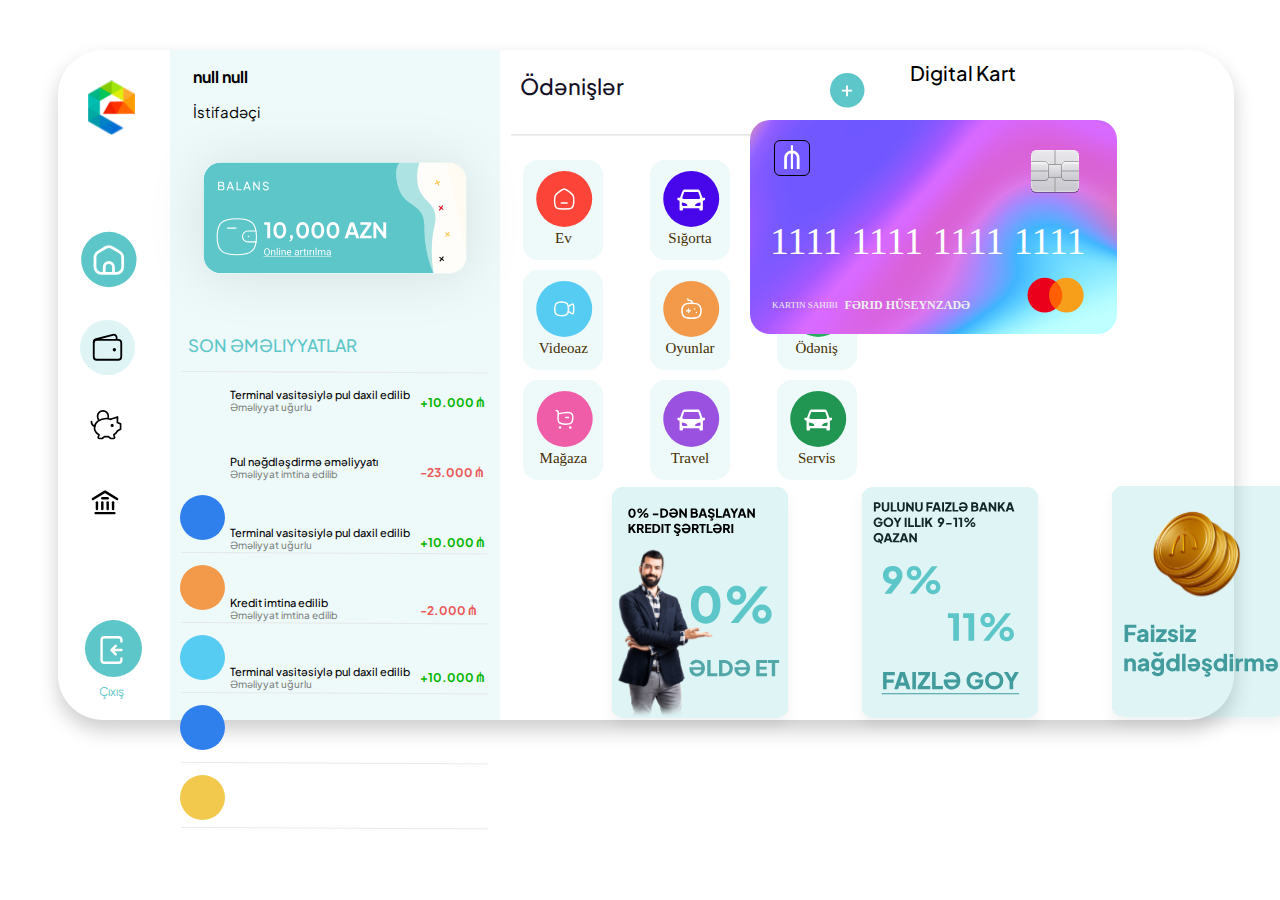
<file: index3.html>
<!DOCTYPE html>
<html lang="en">

<head>
    <meta charset="UTF-8">
    <meta name="viewport" content="width=device-width, initial-scale=1.0">
    <title>Document</title>
    <link href="index3.css" rel="stylesheet">
    <link rel="preconnect" href="https://fonts.googleapis.com">
    <link rel="preconnect" href="https://fonts.gstatic.com" crossorigin>
    <link href="https://fonts.googleapis.com/css2?family=Plus+Jakarta+Sans&display=swap" rel="stylesheet">
    <link rel="preconnect" href="https://fonts.googleapis.com">
    <link rel="preconnect" href="https://fonts.googleapis.com">
    <link rel="preconnect" href="https://fonts.gstatic.com" crossorigin>
    <link href="https://fonts.googleapis.com/css2?family=Plus+Jakarta+Sans:wght@300&display=swap" rel="stylesheet">

    <link rel="preconnect" href="https://fonts.gstatic.com" crossorigin>
    <link href="https://fonts.googleapis.com/css2?family=Plus+Jakarta+Sans:wght@700&display=swap" rel="stylesheet">
    <link rel="preconnect" href="https://fonts.googleapis.com">
    <link rel="preconnect" href="https://fonts.gstatic.com" crossorigin>
    <link href="https://fonts.googleapis.com/css2?family=Plus+Jakarta+Sans:wght@500&display=swap" rel="stylesheet">
    <script src="index3.js" defer></script>
</head>

<body>
    <div class="main">
        <div>
            <img class="ealogo" src="images/ealogo.svg">
            <img class="homebutton" src="images/homebutton.svg">
            <img class="pulcekmelogo" src="images/pulcekmelogo.svg">
            <img class="faiz" src="images/faiz.svg">
            <img class="kredit" src="images/kredit.svg">
            <img class="daire" src="images/daire.svg">
            <img class="cixis" src="images/cixisicon.svg">
            <p class="cixis-title">Çıxış</p>
        </div>
        <div class="main-right">
            <div class="istifadeci">
                <p class="name">Farid Huseynzada</p>
                <p class="property">İstifadəçi</p>
                <img class="balance" src="images/balanceholder.svg">
                <p class="sonemeliyyatlar-title">SON ƏMƏliyyatlar</p>
                
                <img class="line line1" src="images/line.svg">
                <div class="sonemeliyyat1">
                    <div class="emeliyyat1title">
                        <div class="bir">Terminal vasitəsiylə pul daxil edilib</div>
                        <div class="iki">Əməliyyat uğurlu</div>
                    </div>
                    <div class="sonemeliyyat1amount">+10.000 ₼</div>
                </div>
                <img class="line line2" src="images/line.svg">
                <div class="sonemeliyyat2">
                    <div class="emeliyyat2title">
                        <div class="bir">Pul nəğdləşdirmə əməliyyatı </div>
                        <div class="iki">Əməliyyat imtina edilib</div>
                    </div>
                    <div class="sonemeliyyat2amount">-23.000 ₼</div>
                </div>
                <img class="line line3" src="images/line.svg">
                <div class="sonemeliyyat3">
                    <div class="emeliyyat3title">
                        <div class="bir">Terminal vasitəsiylə pul daxil edilib</div>
                        <div class="iki">Əməliyyat uğurlu</div>
                    </div>
                    <div class="sonemeliyyat3amount">+10.000 ₼</div>
                </div>
                <img class="line line4" src="images/line.svg">
                <div class="sonemeliyyat4">
                    <div class="emeliyyat4title">
                        <div class="bir">Kredit imtina edilib</div>
                        <div class="iki">Əməliyyat imtina edilib</div>
                    </div>
                    <div class="sonemeliyyat4amount">-2.000 ₼</div>
                </div>
                <img class="line line5" src="images/line.svg">
                <div class="sonemeliyyat5">
                    <div class="emeliyyat5title">
                        <div class="bir">Terminal vasitəsiylə pul daxil edilib</div>
                        <div class="iki">Əməliyyat uğurlu</div>
                    </div>
                    <div class="sonemeliyyat5amount">+10.000 ₼</div>
                </div>
                <img class="line line6" src="images/line.svg">
                <img class="round round1" src="images/round1.svg">
                <img class="round round2" src="images/round2.svg">
                <img class="round round3" src="images/round3.svg">
                <img class="round round4" src="images/round4.svg">
                <img class="round round5" src="images/round5.svg">
            </div>

            <div class="odenisler">
                <p class="odenisler-title">Ödənişlər</p>
                <img class="odenisler-line" src="images/odenislerline.svg">
                <img src="images/odenislerlogo.svg" class="odenisler-logo">
                <div class="row-1">
                    <div class="row-1-1"><img class="logo-1-1 logo" src="images/logo-1-1.svg">
                        <div class="logo-yazisi 1-1">Ev</div>
                    </div>
                    <div class="row-1-2"><img class="logo-1-2 logo" src="images/logo-1-2.svg">
                        <div class="logo-yazisi 1-2">Sığorta</div>
                    </div>
                    <div class="row-1-3"><img class="logo-1-3 logo" src="images/logo-1-3.svg">
                        <div class="logo-yazisi 1-3">Sığorta</div>
                    </div>
                </div>
                <div class="row-2">
                    <div class="row-2-1"><img class="logo-2-1 logo" src="images/logo-2-1.svg">
                        <div class="logo-yazisi 2-1">Videoaz</div>
                    </div>
                    <div class="row-2-2"><img class="logo-2-2 logo" src="images/logo-2-2.svg">
                        <div class="logo-yazisi 2-2">Oyunlar</div>
                    </div>
                    <div class="row-2-3"><img class="logo-2-3 logo" src="images/logo-2-3.svg">
                        <div class="logo-yazisi 2-3">Ödəniş</div>
                    </div>
                </div>
                <div class="row-3">
                    <div class="row-3-1"><img class="logo-3-1 logo" src="images/logo-3-1.svg">
                        <div class="logo-yazisi 3-1">Mağaza</div>
                    </div>
                    <div class="row-3-2"><img class="logo-3-2 logo" src="images/logo-3-2.svg">
                        <div class="logo-yazisi 3-2">Travel</div>
                    </div>
                    <div class="row-3-3"><img class="logo-2-3 logo" src="images/logo-3-3.svg">
                        <div class="logo-yazisi 3-3">Servis</div>
                    </div>
                </div>
            </div>
            <img class="main-page-logo1" src="images/mainpagelogo-1.svg">
            <img class="main-page-logo2" src="images/mainpagelogo-2.svg">
            <img class="main-page-logo3" src="images/mainpagelogo-3.svg">

            <div class="card-name">Digital Kart</div>
            <img class="card" src="images/card.svg">
            <img class="finance-logo" src="images/finance-logo.svg">
            <img class="valyuta-border" src="images/valyuta-border.svg">
            <img class="valyuta" src="images/valyuta.svg">
            <img class="card-chip" src="images/card-chip.svg">
            <div class="card-holder-text">Kartın sahibi</div>
            <div class="card-holder-name">Fərid Hüseynzadə</div>
            <div class="card-number">1111 1111 1111 1111</div>
        </div>
    </div>




    


</body>

</html>
</file>
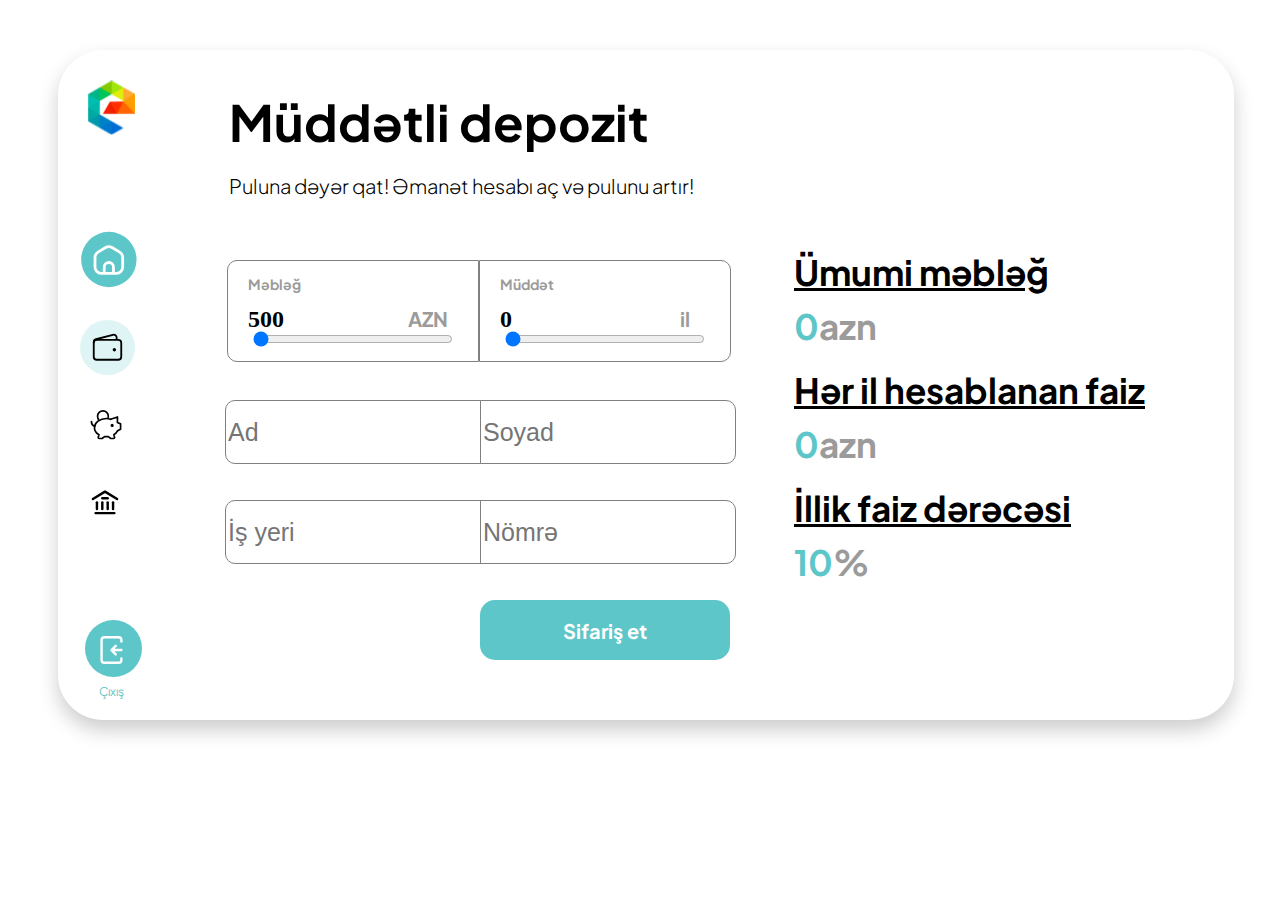
<file: index3faiz.html>
<!DOCTYPE html>
<html lang="en">

<head>
    <meta charset="UTF-8">
    <meta name="viewport" content="width=device-width, initial-scale=1.0">
    <title>Document</title>
    <link href="index3faiz.css" rel="stylesheet">
    <link rel="preconnect" href="https://fonts.googleapis.com">
    <link rel="preconnect" href="https://fonts.gstatic.com" crossorigin>
    <link href="https://fonts.googleapis.com/css2?family=Plus+Jakarta+Sans&display=swap" rel="stylesheet">
    <link rel="preconnect" href="https://fonts.googleapis.com">
    <link rel="preconnect" href="https://fonts.googleapis.com">
    <link rel="preconnect" href="https://fonts.gstatic.com" crossorigin>
    <link href="https://fonts.googleapis.com/css2?family=Plus+Jakarta+Sans:wght@300&display=swap" rel="stylesheet">

    <link rel="preconnect" href="https://fonts.gstatic.com" crossorigin>
    <link href="https://fonts.googleapis.com/css2?family=Plus+Jakarta+Sans:wght@700&display=swap" rel="stylesheet">
    <link rel="preconnect" href="https://fonts.googleapis.com">
    <link rel="preconnect" href="https://fonts.gstatic.com" crossorigin>
    <link href="https://fonts.googleapis.com/css2?family=Plus+Jakarta+Sans:wght@500&display=swap" rel="stylesheet">

    <script src="index3faiz.js" defer></script>
</head>

<body>
    <div class="main">
        <div>
            <img class="ealogo" src="images/ealogo.svg">
            <img class="homebutton" src="images/homebutton.svg">
            <img class="pulcekmelogo" src="images/pulcekmelogo.svg">
            <img class="faiz" src="images/faiz.svg">
            <img class="kredit" src="images/kredit.svg">
            <img class="daire" src="images/daire.svg">
            <img class="cixis" src="images/cixisicon.svg">
            <p class="cixis-title">Çıxış</p>
        </div>
        <div class="main-right">
            <div class="yazilar">
                <p class="title">Müddətli depozit</p>
                <p class="description">Puluna dəyər qat! Əmanət hesabı aç və pulunu artır!</p>
            </div>
            <div class="emekhaqqi">
                <div class="ayliq-emekhaqqi">

                    <div class="cercive"><input type="range" value="500" min="500" max="5000"
                            oninput="this.nextElementSibling.value = this.value">
                        <output>500</output>
                        <p class="title">Məbləğ</p>
                        <p class="valyuta">AZN</p>
                    </div>
                </div>
                <div class="kredit-meblegi">

                    <div class="cercive"><input type="range" value="0" min="0" max="12"
                            oninput="this.nextElementSibling.value = this.value">
                        <output>0</output>
                        <p class="title">Müddət</p>
                        <p class="valyuta">il</p>
                    </div>
                </div>
            </div>
            <div class="ad">
                <input placeholder="Ad" class="input-ad">
                <input placeholder="Soyad" class="input-soyad">
            </div>
            <div class="isyeri">
                <input placeholder="İş yeri" class="input-isyeri">
                <input placeholder="Nömrə" class="input-nomre">
            </div>
            <button class="sifaris-button">Sifariş et</button>
        </div>
        <div class="right">
            <div class="sutun1">Ümumi məbləğ</div>
            <div class="sutun2">
                <p class="bir">0</p>
                <p class="iki">azn</p>
            </div>
            <div class="sutun3">Hər il hesablanan faiz</div>
            <div class="sutun4">
                <p class="bir">0</p>
                <p class="iki">azn</p>
            </div>
            <div class="sutun5">İllik faiz dərəcəsi</div>
            <div class="sutun6">
                <p class="bir">10</p>
                <p class="iki">%</p>
            </div>
        </div>
    </div>
</body>

</html>
</file>
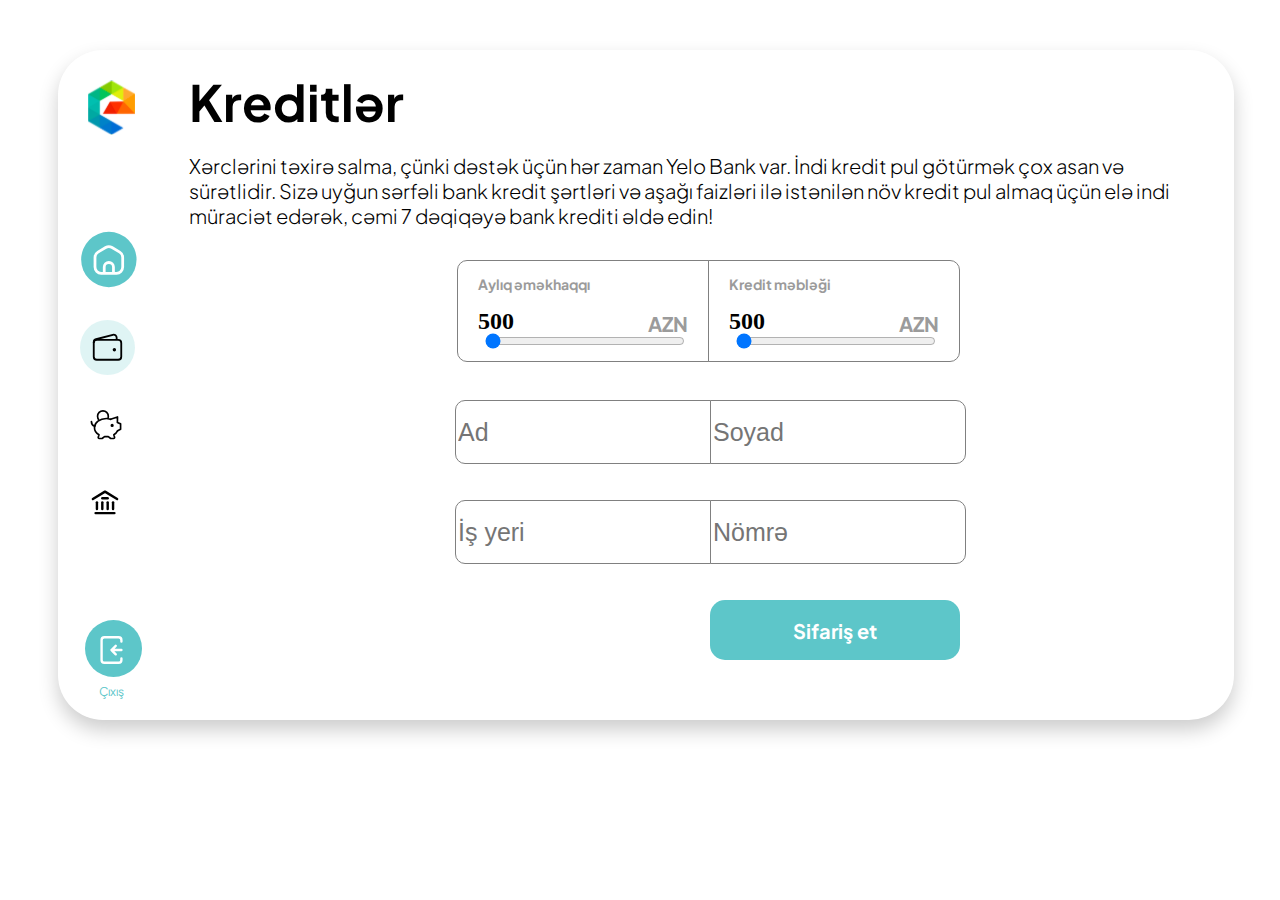
<file: index3kredit.html>
<!DOCTYPE html>
<html lang="en">

<head>
    <meta charset="UTF-8">
    <meta name="viewport" content="width=device-width, initial-scale=1.0">
    <title>Document</title>
    <link href="index3kredit.css" rel="stylesheet">
    <link rel="preconnect" href="https://fonts.googleapis.com">
    <link rel="preconnect" href="https://fonts.gstatic.com" crossorigin>
    <link href="https://fonts.googleapis.com/css2?family=Plus+Jakarta+Sans&display=swap" rel="stylesheet">
    <link rel="preconnect" href="https://fonts.googleapis.com">
    <link rel="preconnect" href="https://fonts.googleapis.com">
    <link rel="preconnect" href="https://fonts.gstatic.com" crossorigin>
    <link href="https://fonts.googleapis.com/css2?family=Plus+Jakarta+Sans:wght@300&display=swap" rel="stylesheet">

    <link rel="preconnect" href="https://fonts.gstatic.com" crossorigin>
    <link href="https://fonts.googleapis.com/css2?family=Plus+Jakarta+Sans:wght@700&display=swap" rel="stylesheet">
    <link rel="preconnect" href="https://fonts.googleapis.com">
    <link rel="preconnect" href="https://fonts.gstatic.com" crossorigin>
    <link href="https://fonts.googleapis.com/css2?family=Plus+Jakarta+Sans:wght@500&display=swap" rel="stylesheet">

    <script src="index3kredit.js" defer></script>
</head>

<body>
    <div class="main">
        <div>
            <img class="ealogo" src="images/ealogo.svg">
            <img class="homebutton" src="images/homebutton.svg">
            <img class="pulcekmelogo" src="images/pulcekmelogo.svg">
            <img class="faiz" src="images/faiz.svg">
            <img class="kredit" src="images/kredit.svg">
            <img class="daire" src="images/daire.svg">
            <img class="cixis" src="images/cixisicon.svg">
            <p class="cixis-title">Çıxış</p>
        </div>
        <div class="main-right">
            <div class="yazilar">
                <p class="title">Kreditlər</p>
                <p class="description">Xərclərini təxirə salma, çünki dəstək üçün hər zaman Yelo Bank var. İndi kredit
                    pul götürmək çox asan və sürətlidir. Sizə uyğun sərfəli bank kredit şərtləri və aşağı faizləri ilə
                    istənilən növ kredit pul almaq üçün elə indi müraciət edərək, cəmi 7 dəqiqəyə bank krediti əldə
                    edin!</p>
            </div>
            <div class="emekhaqqi">
                <div class="ayliq-emekhaqqi">

                    <div class="cercive"><input type="range" value="500" min="500" max="5000"
                            oninput="this.nextElementSibling.value = this.value">
                        <output>500</output>
                        <p class="title">Aylıq əməkhaqqı</p>
                        <p class="valyuta">AZN</p>
                    </div>
                </div>
                <div class="kredit-meblegi">

                    <div class="cercive"><input type="range" value="500" min="500" max="30000"
                            oninput="this.nextElementSibling.value = this.value">
                        <output>500</output>
                        <p class="title">Kredit məbləği</p>
                        <p class="valyuta">AZN</p>
                    </div>
                </div>
            </div>
            <div class="ad">
                <input placeholder="Ad" class="input-ad">
                <input placeholder="Soyad" class="input-soyad">
            </div>
            <div class="isyeri">
                <input placeholder="İş yeri" class="input-isyeri">
                <input placeholder="Nömrə" class="input-nomre">
            </div>
            <button class="sifaris-button">Sifariş et</button>
        </div>
    </div>


</body>

</html>
</file>
<file: index3.css>
.main {
    border-radius: 45px;
    background: #FFF;
    box-shadow: 0px 10px 20px 0px rgba(0, 0, 0, 0.20);
    width: 93%;
    height: 670px;
    margin: 50px;
    display: flex;
}

.main .ealogo {
    width: 47px;
    height: 55px;
    flex-shrink: 0;
    margin-left: 30px;
    margin-top: 30px;
}

.main .homebutton {
    position: absolute;
    top: 230px;
    left: 80px;
    width: 90px;
    height: 60px;
    flex-shrink: 0;
}

.main .pulcekmelogo {
    width: 55px;
    height: 55px;
    flex-shrink: 0;
    position: absolute;
    top: 320px;
    left: 80px;
}

.main .faiz {
    position: absolute;
    left: 90px;
    width: 32px;
    height: 30px;
    flex-shrink: 0;
    top: 410px;
}

.main .kredit {
    width: 28px;
    height: 25px;
    flex-shrink: 0;
    position: absolute;
    left: 91px;
    top: 490px;
}

.main .daire {
    width: 57px;
    height: 57px;
    flex-shrink: 0;
    position: absolute;
    top: 620px;
    left: 85px;
}

.main .cixis {
    width: 23px;
    height: 30px;
    flex-shrink: 0;
    position: absolute;
    top: 635px;
    left: 100px;
}

.main .cixis-title {
    color: #5DC6C9;
    text-align: center;
    font-family: Plus Jakarta Sans;
    font-size: 12px;
    font-style: normal;
    font-weight: 400;
    line-height: normal;
    width: 56px;
    height: 10px;
    flex-shrink: 0;
    margin-top: 545px;
    margin-left: 25px;
}

.istifadeci {
    width: 330px;
    height: 100%;
    margin-left: 31px;
    background: rgba(93, 198, 201, 0.10);

}

.name {
    color: #000;
    font-family: Plus Jakarta Sans;
    font-size: 16px;
    font-style: normal;
    font-weight: 700;
    line-height: normal;
    width: 200px;
    height: 20px;
    flex-shrink: 0;
    margin-left: 23px;


}

.property {
    width: 180px;
    height: 17px;
    flex-shrink: 0;
    color: #000;
    font-family: Plus Jakarta Sans;
    font-size: 15px;
    font-style: normal;
    font-weight: 400;
    line-height: normal;
    margin-left: 23px;

}

.balance {
    position: absolute;
    top: 100px;
    left: 150px;
    width: 370px;
    height: 240px;

}

.sonemeliyyatlar-title {
    color: #5DC6C9;
    font-family: Plus Jakarta Sans;
    font-size: 17px;
    font-style: normal;
    font-weight: 500;
    line-height: normal;
    text-transform: uppercase;
    width: 340px;
    height: 20px;
    flex-shrink: 0;
    margin-top: 215px;
    margin-left: 18px;

}

.line {
    width: 308px;
    margin-left: 10px;
}

.line1 {
    position: absolute;
}

.line2 {
    position: absolute;
    bottom: 345px;
}

.line3 {
    position: absolute;
    bottom: 275px;
}

.line4 {
    position: absolute;
    bottom: 205px;
}

.line5 {
    position: absolute;
    bottom: 135px;
}

.line6 {
    position: absolute;
    bottom: 70px;
}

.round {
    position: absolute;
    width: 45px;
    height: 45px;
    flex-shrink: 0;
    left: 180px;
}

.round1 {
    bottom: 360px;

}

.round2 {
    bottom: 290px;
}

.round3 {
    bottom: 220px;
}

.round4 {
    bottom: 150px;
}

.round5 {
    bottom: 80px;
}

.odenisler {
    width: 380px;
    height: 410px;
    flex-shrink: 0;
    border-radius: 24px;
    background: #FFF;
}

.odenisler-title {
    color: #130F26;
    font-family: Plus Jakarta Sans;
    font-size: 22px;
    font-style: normal;
    font-weight: 500;
    line-height: normal;
    text-transform: capitalize;
    margin-left: 20px;

}

.odenisler-line {
    width: 355px;
    margin-left: 10px;
}

.row-1 {
    display: flex;
    justify-content: space-around;
    margin-top: 20px;
}

.row-1-1 {
    width: 80px;
    height: 100px;
    border-radius: 15px;
    background: rgba(93, 198, 201, 0.10);
}

.row-1-2 {
    width: 80px;
    height: 100px;
    border-radius: 15px;
    background: rgba(93, 198, 201, 0.10);
}

.row-1-3 {
    width: 80px;
    height: 100px;
    border-radius: 15px;
    background: rgba(93, 198, 201, 0.10);
}

.row-2 {
    display: flex;
    justify-content: space-around;
    margin-top: 10px;
}

.row-2-1 {
    width: 80px;
    height: 100px;
    border-radius: 15px;
    background: rgba(93, 198, 201, 0.10);
}

.row-2-2 {
    width: 80px;
    height: 100px;
    border-radius: 15px;
    background: rgba(93, 198, 201, 0.10);
}

.row-2-3 {
    width: 80px;
    height: 100px;
    border-radius: 15px;
    background: rgba(93, 198, 201, 0.10);
}

.row-3 {
    display: flex;
    justify-content: space-around;
    margin-top: 10px;
}

.row-3-1 {
    width: 80px;
    height: 100px;
    border-radius: 15px;
    background: rgba(93, 198, 201, 0.10);
}

.row-3-2 {
    width: 80px;
    height: 100px;
    border-radius: 15px;
    background: rgba(93, 198, 201, 0.10);
}

.row-3-3 {
    width: 80px;
    height: 100px;
    border-radius: 15px;
    background: rgba(93, 198, 201, 0.10);
}

.odenisler-logo {
    width: 35px;
    height: 35px;
    flex-shrink: 0;
    position: absolute;
    top: 73px;
    left: 830px;
}

.logo {
    margin-top: 10px;
    margin-left: 13px;
}

.logo-yazisi {
    color: #452F02;
    font-family: Roboto;
    font-size: 15px;
    font-style: normal;
    font-weight: 400;
    line-height: 15px;
    text-align: center;
}

.main-page-logo1 {
    position: absolute;
    top: 460px;
    left: 600px;
    width: 200px;
    height: 300px;
}

.main-page-logo2 {
    position: absolute;
    width: 200px;
    height: 300px;
    top: 460px;
    left: 850px;
}

.main-page-logo3 {
    position: absolute;
    width: 200px;
    height: 300px;
    top: 455px;
    left: 1100px;
}

.card-name {
    width: 207px;
    height: 35px;
    flex-shrink: 0;
    color: #000;
    font-family: Plus Jakarta Sans;
    font-size: 20px;
    font-style: normal;
    font-weight: 500;
    line-height: normal;
    margin-top: 10px;
    margin-left: 30px;
}

.card {
    position: absolute;
    top: 120px;
    right: 163px;
    border-radius: 20px;
}

.valyuta-border {
    position: absolute;
    top: 140px;
    right: 470px;
}

.valyuta {
    position: absolute;
    top: 145px;
    right: 480px;
}

.card-chip {
    position: absolute;
    top: 150px;
    right: 200px;
}

.finance-logo {
    width: 100px;
    height: 60px;
    position: absolute;
    top: 265px;
    right: 175px;
}

.card-holder-text {
    width: 68px;
    height: 13px;
    flex-direction: column;
    justify-content: flex-end;
    flex-shrink: 0;
    color: var(--Text-Blue-Gray-4, #EDEFF1);
    font-family: Inter;
    font-size: 9px;
    font-style: normal;
    font-weight: 400;
    line-height: normal;
    text-transform: uppercase;
    position: absolute;
    top: 300px;
    right: 440px;
}

.card-holder-name {
    color: var(--Text-Blue-Gray-4, #EDEFF1);
    font-family: Inter;
    font-size: 12px;
    font-style: normal;
    font-weight: 700;
    line-height: normal;
    text-transform: uppercase;
    position: absolute;
    top: 298px;
    right: 310px;
}

.card-number {
    width: 470px;
    color: var(--dark-theme-gray-0, #FFF);
    font-family: DM Mono;
    font-size: 38px;
    font-style: normal;
    font-weight: 500;
    line-height: 43px;
    position: absolute;
    top: 220px;
    right: 40px;
}


.main-right {
    display: flex;
}

.sonemeliyyat1 {
    margin-left: 60px;
    width: 260px;
    height: 62px;
    display: flex;

}

.sonemeliyyat2 {
    margin-top: 2px;
    margin-left: 60px;
    width: 260px;
    height: 62px;
    display: flex;
}

.sonemeliyyat3 {
    margin-top: 5px;
    margin-left: 60px;
    width: 260px;
    height: 62px;
    display: flex;
}

.sonemeliyyat4 {
    margin-top: 6px;
    margin-left: 60px;
    width: 260px;
    height: 62px;
    display: flex;
}

.sonemeliyyat5 {
    margin-top: 5px;
    margin-left: 60px;
    width: 260px;
    height: 62px;
    display: flex;
}

.emeliyyat1title {
    width: 180px;
    height: 63px;
}

.emeliyyat2title {
    width: 180px;
    height: 63px;
    margin-top: 3px;
}

.emeliyyat3title {
    margin-top: 7px;
    width: 180px;
    height: 63px;
}

.emeliyyat4title {
    margin-top: 9px;
    width: 180px;
    height: 63px;
}

.emeliyyat5title {
    margin-top: 11px;
    width: 180px;
    height: 63px;
}

.bir {
    color: #000;
    font-family: Plus Jakarta Sans;
    font-size: 11px;
    font-style: normal;
    font-weight: 500;
    line-height: normal;
    margin-top: 17px;
}

.iki {
    color: rgba(0, 0, 0, 0.50);
    font-family: Plus Jakarta Sans;
    font-size: 10px;
    font-style: normal;
    font-weight: 500;
    line-height: normal;
}

.sonemeliyyat1amount {
    color: #04B600;
    font-family: Plus Jakarta Sans;
    font-size: 12px;
    font-style: normal;
    font-weight: 700;
    line-height: normal;
    margin-top: 24px;
    margin-left: 10px;
}

.sonemeliyyat2amount {
    color: var(--Red, #EB5757);
    font-family: Plus Jakarta Sans;
    font-size: 12px;
    font-style: normal;
    font-weight: 700;
    line-height: normal;
    margin-left: 10px;
    margin-top: 30px;
}

.sonemeliyyat3amount {
    color: #04B600;
    font-family: Plus Jakarta Sans;
    font-size: 12px;
    font-style: normal;
    font-weight: 700;
    line-height: normal;
    margin-left: 10px;
    margin-top: 33px;
}

.sonemeliyyat4amount {
    color: var(--Red, #EB5757);
    font-family: Plus Jakarta Sans;
    font-size: 12px;
    font-style: normal;
    margin-left: 10px;
    font-weight: 700;
    line-height: normal;
    margin-top: 33px;
}

.sonemeliyyat5amount {
    color: #04B600;
    font-family: Plus Jakarta Sans;
    font-size: 12px;
    font-style: normal;
    margin-left: 10px;
    font-weight: 700;
    line-height: normal;
    margin-top: 33px;
}
</file>
<file: index3faiz.css>
.main {
    border-radius: 45px;
    background: #FFF;
    box-shadow: 0px 10px 20px 0px rgba(0, 0, 0, 0.20);
    width: 93%;
    height: 670px;
    margin: 50px;
    display: flex;
}

.main .ealogo {
    width: 47px;
    height: 55px;
    flex-shrink: 0;
    margin-left: 30px;
    margin-top: 30px;
}

.main .homebutton {
    position: absolute;
    top: 230px;
    left: 80px;
    width: 90px;
    height: 60px;
    flex-shrink: 0;
}

.main .pulcekmelogo {
    width: 55px;
    height: 55px;
    flex-shrink: 0;
    position: absolute;
    top: 320px;
    left: 80px;
}

.main .faiz {
    position: absolute;
    left: 90px;
    width: 32px;
    height: 30px;
    flex-shrink: 0;
    top: 410px;
}

.main .kredit {
    width: 28px;
    height: 25px;
    flex-shrink: 0;
    position: absolute;
    left: 91px;
    top: 490px;
}

.main .daire {
    width: 57px;
    height: 57px;
    flex-shrink: 0;
    position: absolute;
    top: 620px;
    left: 85px;
}

.main .cixis {
    width: 23px;
    height: 30px;
    flex-shrink: 0;
    position: absolute;
    top: 635px;
    left: 100px;
}

.main .cixis-title {
    color: #5DC6C9;
    text-align: center;
    font-family: Plus Jakarta Sans;
    font-size: 12px;
    font-style: normal;
    font-weight: 400;
    line-height: normal;
    width: 56px;
    height: 10px;
    flex-shrink: 0;
    margin-top: 545px;
    margin-left: 25px;
}

.yazilar .title {
    color: #000;
    font-family: Plus Jakarta Sans;
    font-size: 50px;
    font-style: normal;
    font-weight: 700;
    line-height: normal;
    margin-left: 90px;
    margin-top: 40px;
    margin-bottom: 0;
}

.yazilar .description {
    color: #000;
    font-family: Plus Jakarta Sans;
    font-size: 20px;
    font-style: normal;
    font-weight: 300;
    line-height: normal;
    margin-left: 90px;
}


.emekhaqqi {
    display: flex;
    justify-content: center;
    margin-right: 200px;
    margin-top: 100px;
}


.ayliq-emekhaqqi output {
    position: absolute;
    top: 45px;
    left: 20px;
    font-size: 24px;
    font-weight: bold;
}

.kredit-meblegi output {
    position: absolute;
    top: 45px;
    left: 20px;
    font-size: 24px;
    font-weight: bold;
}

.ayliq-emekhaqqi input {
    width: 200px;
    margin-left: 25px;
    margin-top: 70px
}

.kredit-meblegi input {
    width: 200px;
    margin-left: 25px;
    margin-top: 70px
}

.ayliq-emekhaqqi .title {
    position: absolute;
    top: 0px;
    left: 20px;
    color: #9B9B9B;
    font-family: Plus Jakarta Sans;
    font-size: 14px;
    font-style: normal;
    font-weight: 700;
    line-height: normal;
    
}

.ayliq-emekhaqqi .valyuta {
    position: absolute;
    top: 25px;
    left: 180px;
    color: #9B9B9B;
    font-family: Plus Jakarta Sans;
    font-size: 20px;
    font-style: normal;
    font-weight: 700;
    line-height: normal;
   
}

.kredit-meblegi .title {
    position: absolute;
    top: 0px;
    left: 20px;
    color: #9B9B9B;
    font-family: Plus Jakarta Sans;
    font-size: 14px;
    font-style: normal;
    font-weight: 700;
    line-height: normal;
   
}

.kredit-meblegi .valyuta {
    position: absolute;
    top: 25px;
    left: 200px;
    color: #9B9B9B;
    font-family: Plus Jakarta Sans;
    font-size: 20px;
    font-style: normal;
    font-weight: 700;
    line-height: normal;
    
}

.ayliq-emekhaqqi .cercive {
    position: absolute;
    width: 250px;
    height: 100px;
    border: 0.5px solid gray;
    top: 260px;
    left: 227px;
    border-top-left-radius: 10px;
    border-bottom-left-radius: 10px;

}

.kredit-meblegi .cercive {
    position: absolute;
    width: 250px;
    height: 100px;
    border: 0.5px solid gray;
    top: 260px;
    left: 479px;
    border-top-right-radius: 10px;
    border-bottom-right-radius: 10px;

}

.ad .input-ad {
    position: absolute;
    width: 250px;
    height: 60px;
    top: 400px;
    left: 225px;
    border: 0.5px solid gray;
    border-top-left-radius: 10px;
    border-bottom-left-radius: 10px;
    font-size: 25px;
}

.ad .input-soyad {
    position: absolute;
    width: 250px;
    height: 60px;
    top: 400px;
    left: 480px;
    border: 0.5px solid gray;
    border-top-right-radius: 10px;
    border-bottom-right-radius: 10px;
    font-size: 25px;
}

.isyeri .input-isyeri {
    position: absolute;
    width: 250px;
    height: 60px;
    top: 500px;
    left: 225px;
    border: 0.5px solid gray;
    border-top-left-radius: 10px;
    border-bottom-left-radius: 10px;
    font-size: 25px;
}

.isyeri .input-nomre {
    position: absolute;
    width: 250px;
    height: 60px;
    top: 500px;
    left: 480px;
    border: 0.5px solid gray;
    border-top-right-radius: 10px;
    border-bottom-right-radius: 10px;
    font-size: 25px;
}

.sifaris-button {
    width: 250px;
    height: 60px;
    flex-shrink: 0;
    border-radius: 15px;
    background: #5DC6C9;
    border: 0;
    color: #FFF;
    text-align: center;
    font-family: Plus Jakarta Sans;
    font-size: 20px;
    font-style: normal;
    font-weight: 700;
    line-height: normal;
    position: absolute;
    top: 600px;
    left: 480px;
}

.sutun2,
.sutun4,
.sutun6 {
    display: flex;
    margin-left: 100px;
    
}

.sutun1,
.sutun3,
.sutun5 {
    color: #000;
    font-family: Plus Jakarta Sans;
    font-size: 35px;
    font-style: normal;
    font-weight: 700;
    line-height: normal;
    text-decoration-line: underline;
    margin-bottom: 10px;
    margin-left: 100px;
   
}

.sutun2 .bir,.sutun4 .bir,.sutun6 .bir {
    color: #5DC6C9;
    font-family: Plus Jakarta Sans;
    font-size: 35px;
    font-style: normal;
    font-weight: 700;
    line-height: normal;
    margin-bottom: 20px;
    margin-top: 0;
}

.sutun2 .iki,.sutun4 .iki,.sutun6 .iki {
    color: #9B9B9B;
    font-family: Plus Jakarta Sans;
    font-size: 35px;
    font-style: normal;
    font-weight: 700;
    line-height: normal;
    margin-bottom: 0;
    margin-top: 0;
}

.right {
    margin-top: 200px;
}
</file>
<file: index3kredit.css>
.main {
    border-radius: 45px;
    background: #FFF;
    box-shadow: 0px 10px 20px 0px rgba(0, 0, 0, 0.20);
    width: 93%;
    height: 670px;
    margin: 50px;
    display: flex;
}

.main .ealogo {
    width: 47px;
    height: 55px;
    flex-shrink: 0;
    margin-left: 30px;
    margin-top: 30px;
}

.main .homebutton {
    position: absolute;
    top: 230px;
    left: 80px;
    width: 90px;
    height: 60px;
    flex-shrink: 0;
}

.main .pulcekmelogo {
    width: 55px;
    height: 55px;
    flex-shrink: 0;
    position: absolute;
    top: 320px;
    left: 80px;
}

.main .faiz {
    position: absolute;
    left: 90px;
    width: 32px;
    height: 30px;
    flex-shrink: 0;
    top: 410px;
}

.main .kredit {
    width: 28px;
    height: 25px;
    flex-shrink: 0;
    position: absolute;
    left: 91px;
    top: 490px;
}

.main .daire {
    width: 57px;
    height: 57px;
    flex-shrink: 0;
    position: absolute;
    top: 620px;
    left: 85px;
}

.main .cixis {
    width: 23px;
    height: 30px;
    flex-shrink: 0;
    position: absolute;
    top: 635px;
    left: 100px;
}

.main .cixis-title {
    color: #5DC6C9;
    text-align: center;
    font-family: Plus Jakarta Sans;
    font-size: 12px;
    font-style: normal;
    font-weight: 400;
    line-height: normal;
    width: 56px;
    height: 10px;
    flex-shrink: 0;
    margin-top: 545px;
    margin-left: 25px;
}

.yazilar .title {
    color: #000;
    font-family: Plus Jakarta Sans;
    font-size: 50px;
    font-style: normal;
    font-weight: 700;
    line-height: normal;
    margin-left: 50px;
    margin-top: 20px;
    margin-bottom: 0;
}

.yazilar .description {
    color: #000;
    font-family: Plus Jakarta Sans;
    font-size: 20px;
    font-style: normal;
    font-weight: 300;
    line-height: normal;
    margin-left: 50px;
    margin-right: 50px;
    margin-bottom: 0;
}

.emekhaqqi {
    display: flex;
    justify-content: center;
    margin-right: 200px;
    margin-top: 100px;
}


.ayliq-emekhaqqi output {
    position: absolute;
    top: 47px;
    left: 20px;
    font-size: 24px;
    font-weight: bold;
}

.kredit-meblegi output {
    position: absolute;
    top: 47px;
    left: 20px;
    font-size: 24px;
    font-weight: bold;
}

.ayliq-emekhaqqi input {
    width: 200px;
    position: absolute;
    top: 70px;
    left: 25px;
    
}

.kredit-meblegi input {
    width: 200px;
    position: absolute;
    top: 70px;
    left: 25px;
}

.ayliq-emekhaqqi .title {
    position: absolute;
    top: 0px;
    left: 20px;
    color: #9B9B9B;
    font-family: Plus Jakarta Sans;
    font-size: 14px;
    font-style: normal;
    font-weight: 700;
    line-height: normal;
    
}

.ayliq-emekhaqqi .valyuta {
    margin-top: 50px;
    margin-left: 190px;
    color: #9B9B9B;
    font-family: Plus Jakarta Sans;
    font-size: 20px;
    font-style: normal;
    font-weight: 700;
    line-height: normal;
   
}

.kredit-meblegi .title {
    position: absolute;
    top: 0px;
    left: 20px;
    color: #9B9B9B;
    font-family: Plus Jakarta Sans;
    font-size: 14px;
    font-style: normal;
    font-weight: 700;
    line-height: normal;
    
}

.kredit-meblegi .valyuta {
    margin-top: 50px;
    margin-left: 190px;
    color: #9B9B9B;
    font-family: Plus Jakarta Sans;
    font-size: 20px;
    font-style: normal;
    font-weight: 700;
    line-height: normal;
    
}

.ayliq-emekhaqqi .cercive {
    position: absolute;
    top: 260px;
    left: 457px;
    width: 250px;
    height: 100px;
    border: 0.5px solid gray;
    
    border-top-left-radius: 10px;
    border-bottom-left-radius: 10px;
    
}

.kredit-meblegi .cercive {
    position: absolute;
    top: 260px;
    left: 708px;
    
    width: 250px;
    height: 100px;
    border: 0.5px solid gray;
    
    border-top-right-radius: 10px;
    border-bottom-right-radius: 10px;

}

.ad .input-ad {
    position: absolute;
    width: 250px;
    height: 60px;
    top: 400px;
    left: 455px;
    border: 0.5px solid gray;
    border-top-left-radius: 10px;
    border-bottom-left-radius: 10px;
    font-size: 25px;
}

.ad .input-soyad {
    position: absolute;
    width: 250px;
    height: 60px;
    top: 400px;
    left: 710px;
    border: 0.5px solid gray;
    border-top-right-radius: 10px;
    border-bottom-right-radius: 10px;
    font-size: 25px;
}

.isyeri .input-isyeri {
    position: absolute;
    width: 250px;
    height: 60px;
    top: 500px;
    left: 455px;
    border: 0.5px solid gray;
    border-top-left-radius: 10px;
    border-bottom-left-radius: 10px;
    font-size: 25px;
}

.isyeri .input-nomre {
    position: absolute;
    width: 250px;
    height: 60px;
    top: 500px;
    left: 710px;
    border: 0.5px solid gray;
    border-top-right-radius: 10px;
    border-bottom-right-radius: 10px;
    font-size: 25px;
}

.sifaris-button {
    width: 250px;
    height: 60px;
    flex-shrink: 0;
    border-radius: 15px;
    background: #5DC6C9;
    border: 0;
    color: #FFF;
    text-align: center;
    font-family: Plus Jakarta Sans;
    font-size: 20px;
    font-style: normal;
    font-weight: 700;
    line-height: normal;
    position: absolute;
    top: 600px;
    left: 710px;
}
</file>
